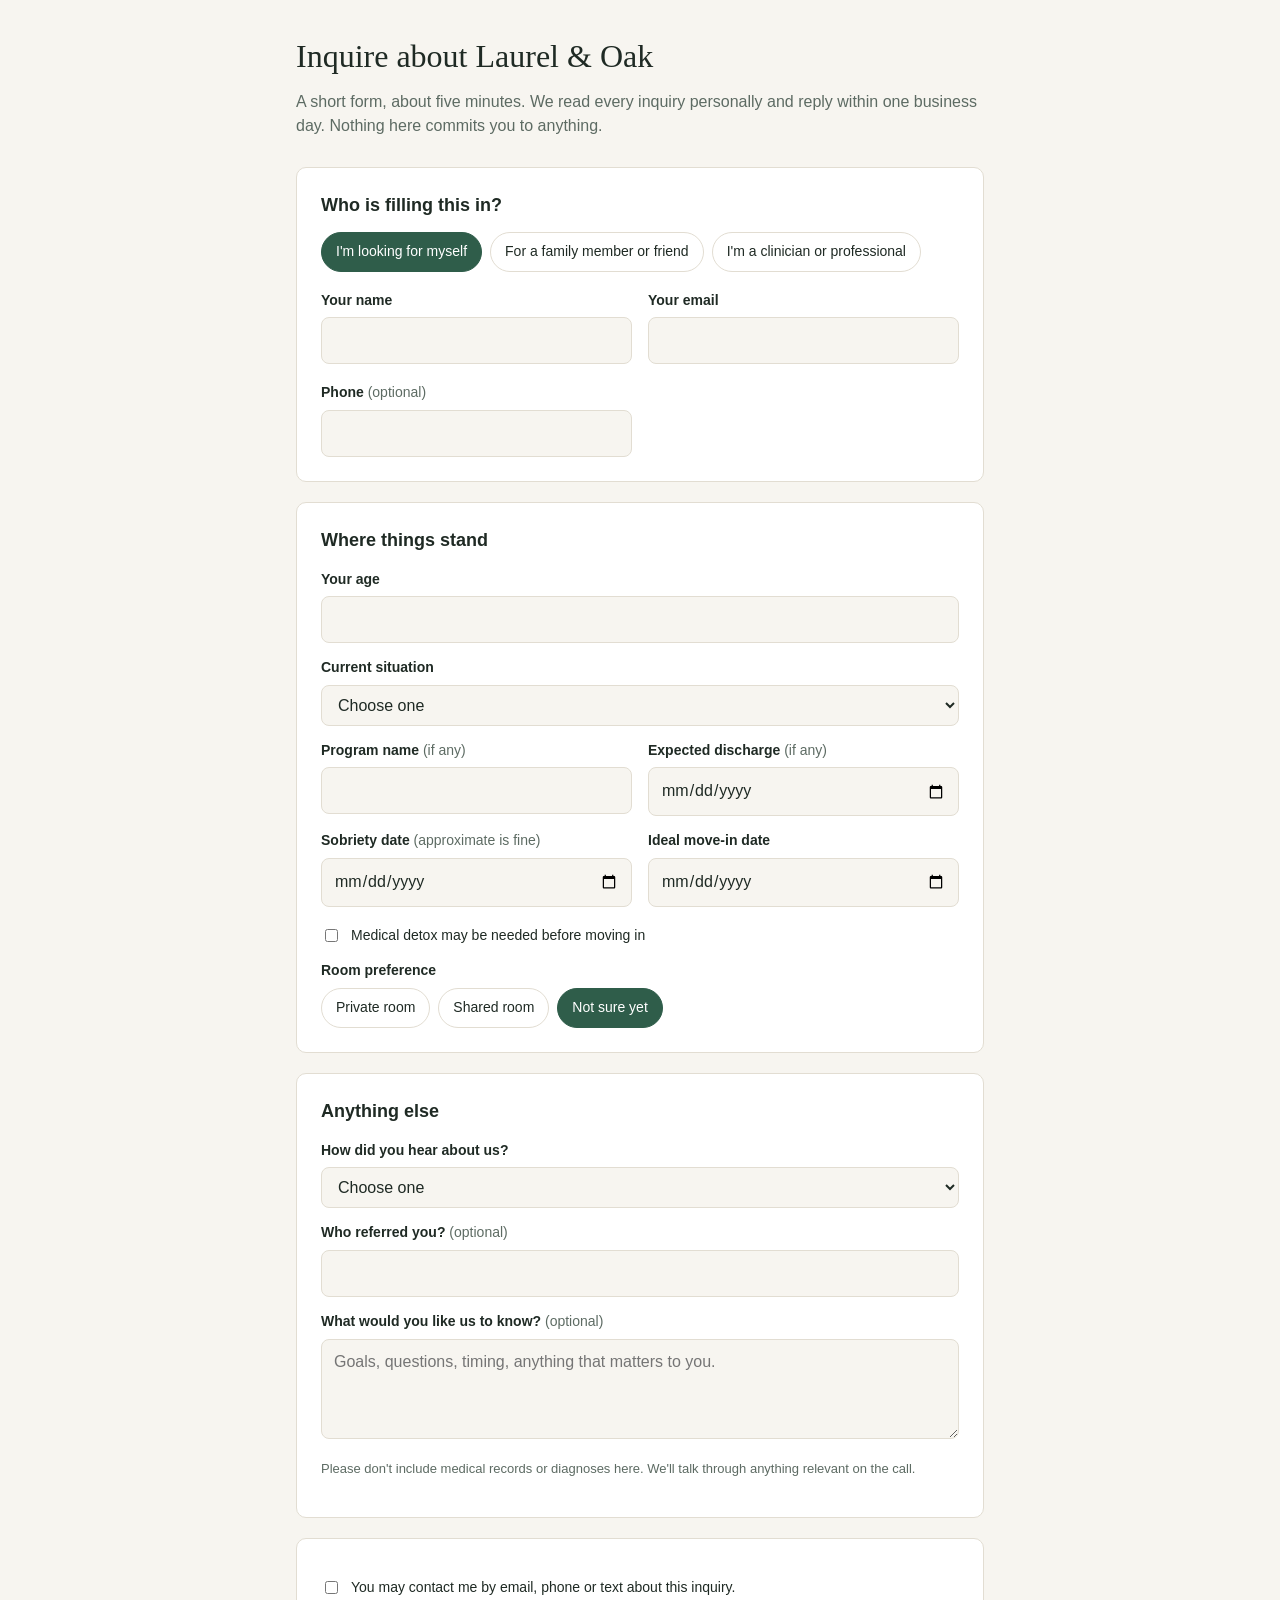
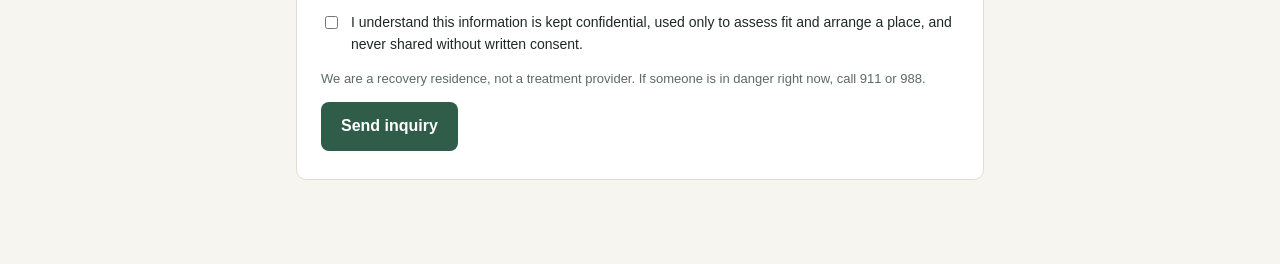
<file: web/apply.html>
<!doctype html>
<html lang="en">
<head>
<meta charset="utf-8">
<meta name="viewport" content="width=device-width, initial-scale=1">
<title>Inquire about a place</title>
<link rel="stylesheet" href="style.css">
<script src="config.js"></script>
</head>
<body>
<div class="wrap">
  <h1 id="title">Inquire about a place</h1>
  <p class="lead">A short form, about five minutes. We read every inquiry personally and reply within one business day. Nothing here commits you to anything.</p>

  <form id="form" novalidate>
    <input class="hp" type="text" name="website" tabindex="-1" autocomplete="off" aria-hidden="true">

    <div class="card">
      <h2>Who is filling this in?</h2>
      <div class="choices" role="radiogroup">
        <label><input type="radio" name="submitted_by" value="self" checked> I'm looking for myself</label>
        <label><input type="radio" name="submitted_by" value="family"> For a family member or friend</label>
        <label><input type="radio" name="submitted_by" value="professional"> I'm a clinician or professional</label>
      </div>
      <div class="err" data-err="submitted_by"></div>

      <div class="row">
        <div><label for="contact_name">Your name</label><input id="contact_name" name="contact_name" autocomplete="name" required><div class="err" data-err="contact_name"></div></div>
        <div><label for="contact_email">Your email</label><input id="contact_email" name="contact_email" type="email" autocomplete="email" required><div class="err" data-err="contact_email"></div></div>
      </div>
      <div class="row">
        <div><label for="contact_phone">Phone <span class="hint">(optional)</span></label><input id="contact_phone" name="contact_phone" type="tel" autocomplete="tel"></div>
        <div data-show="family"><label for="contact_relationship">Relationship to them</label><input id="contact_relationship" name="contact_relationship" placeholder="Parent, spouse, sibling..."></div>
        <div data-show="professional"><label for="contact_organization">Program or practice</label><input id="contact_organization" name="contact_organization"></div>
      </div>
    </div>

    <div class="card" data-show="family professional">
      <h2>About the person who would live here</h2>
      <div class="row">
        <div><label for="applicant_name">Their name</label><input id="applicant_name" name="applicant_name"><div class="err" data-err="applicant_name"></div></div>
        <div><label for="applicant_age">Age</label><input id="applicant_age" name="applicant_age" type="number" min="0" max="120"><div class="err" data-err="applicant_age"></div></div>
      </div>
      <div class="row">
        <div><label for="applicant_email">Their email <span class="hint">(optional)</span></label><input id="applicant_email" name="applicant_email" type="email"><div class="err" data-err="applicant_email"></div></div>
        <div><label for="applicant_phone">Their phone <span class="hint">(optional)</span></label><input id="applicant_phone" name="applicant_phone" type="tel"></div>
      </div>
    </div>

    <div class="card">
      <h2>Where things stand</h2>
      <div data-show="self"><label for="applicant_age_self">Your age</label><input id="applicant_age_self" type="number" min="0" max="120"></div>

      <label for="current_setting">Current situation</label>
      <select id="current_setting" name="current_setting">
        <option value="">Choose one</option>
        <option value="residential_treatment">In residential treatment</option>
        <option value="detox">In detox</option>
        <option value="iop_php">In an outpatient program (IOP or PHP)</option>
        <option value="home">At home</option>
        <option value="other_sober_living">In another sober living home</option>
        <option value="other">Something else</option>
      </select>

      <div class="row">
        <div><label for="treatment_program">Program name <span class="hint">(if any)</span></label><input id="treatment_program" name="treatment_program"></div>
        <div><label for="expected_discharge">Expected discharge <span class="hint">(if any)</span></label><input id="expected_discharge" name="expected_discharge" type="date"></div>
      </div>
      <div class="row">
        <div><label for="sobriety_date">Sobriety date <span class="hint">(approximate is fine)</span></label><input id="sobriety_date" name="sobriety_date" type="date"><div class="err" data-err="sobriety_date"></div></div>
        <div><label for="desired_move_in">Ideal move-in date</label><input id="desired_move_in" name="desired_move_in" type="date"></div>
      </div>
      <label class="check"><input type="checkbox" name="needs_medical_detox" value="true"> Medical detox may be needed before moving in</label>

      <label>Room preference</label>
      <div class="choices">
        <label><input type="radio" name="preferred_room" value="private"> Private room</label>
        <label><input type="radio" name="preferred_room" value="shared"> Shared room</label>
        <label><input type="radio" name="preferred_room" value="" checked> Not sure yet</label>
      </div>
    </div>

    <div class="card">
      <h2>Anything else</h2>
      <label for="heard_about_us">How did you hear about us?</label>
      <select id="heard_about_us" name="heard_about_us">
        <option value="">Choose one</option>
        <option value="treatment_program">A treatment program</option>
        <option value="clinician">A therapist, psychiatrist or doctor</option>
        <option value="attorney">An attorney</option>
        <option value="monitoring_program">A professional monitoring program</option>
        <option value="alumni">A current or former resident</option>
        <option value="family_friend">Family or a friend</option>
        <option value="search">Search or online</option>
        <option value="other">Other</option>
      </select>
      <label for="heard_about_us_detail">Who referred you? <span class="hint">(optional)</span></label>
      <input id="heard_about_us_detail" name="heard_about_us_detail">

      <label for="message">What would you like us to know? <span class="hint">(optional)</span></label>
      <textarea id="message" name="message" placeholder="Goals, questions, timing, anything that matters to you."></textarea>
      <p class="small">Please don't include medical records or diagnoses here. We'll talk through anything relevant on the call.</p>
    </div>

    <div class="card">
      <label class="check"><input type="checkbox" name="consent_contact" value="true"> You may contact me by email, phone or text about this inquiry.</label>
      <div class="err" data-err="consent_contact"></div>
      <label class="check"><input type="checkbox" name="consent_privacy" value="true"> I understand this information is kept confidential, used only to assess fit and arrange a place, and never shared without written consent.</label>
      <div class="err" data-err="consent_privacy"></div>
      <p class="small">We are a recovery residence, not a treatment provider. If someone is in danger right now, call 911 or 988.</p>
      <button type="submit" id="submit">Send inquiry</button>
      <div class="err" id="form-error"></div>
    </div>
  </form>

  <div id="done" class="card hidden">
    <h2>Thank you. We've got it.</h2>
    <p>We'll be in touch within one business day to set up a short call. A confirmation is on its way to your inbox.</p>
  </div>
</div>

<script>
const cfg = window.APP_CONFIG;
document.getElementById("title").textContent = `Inquire about ${cfg.HOUSE_NAME}`;
document.title = `Inquire about ${cfg.HOUSE_NAME}`;

const form = document.getElementById("form");
function applyWho() {
  const who = form.submitted_by.value;
  document.querySelectorAll("[data-show]").forEach(el => {
    el.classList.toggle("hidden", !el.dataset.show.split(" ").includes(who));
  });
}
form.addEventListener("change", e => { if (e.target.name === "submitted_by") applyWho(); });
applyWho();

form.addEventListener("submit", async e => {
  e.preventDefault();
  document.querySelectorAll("[data-err]").forEach(el => el.textContent = "");
  document.getElementById("form-error").textContent = "";
  const fd = new FormData(form);
  const body = Object.fromEntries(fd.entries());
  body.consent_contact = fd.has("consent_contact");
  body.consent_privacy = fd.has("consent_privacy");
  body.needs_medical_detox = fd.has("needs_medical_detox");
  if (body.submitted_by === "self") body.applicant_age = document.getElementById("applicant_age_self").value;

  const btn = document.getElementById("submit");
  btn.disabled = true; btn.textContent = "Sending...";
  try {
    const res = await fetch(`${cfg.SUPABASE_URL}/functions/v1/intake`, {
      method: "POST",
      headers: { "Content-Type": "application/json", apikey: cfg.SUPABASE_ANON_KEY },
      body: JSON.stringify(body),
    });
    const out = await res.json();
    if (res.ok && out.ok) {
      form.classList.add("hidden");
      document.getElementById("done").classList.remove("hidden");
      window.scrollTo(0, 0);
      return;
    }
    if (out.errors) {
      for (const [k, v] of Object.entries(out.errors)) {
        const el = document.querySelector(`[data-err="${k}"]`);
        if (el) el.textContent = v;
      }
      document.getElementById("form-error").textContent = "Please check the highlighted fields.";
    } else {
      document.getElementById("form-error").textContent = out.error || "Something went wrong. Please try again.";
    }
  } catch {
    document.getElementById("form-error").textContent = "Couldn't reach us. Check your connection and try again.";
  } finally {
    btn.disabled = false; btn.textContent = "Send inquiry";
  }
});
</script>
</body>
</html>
</file>
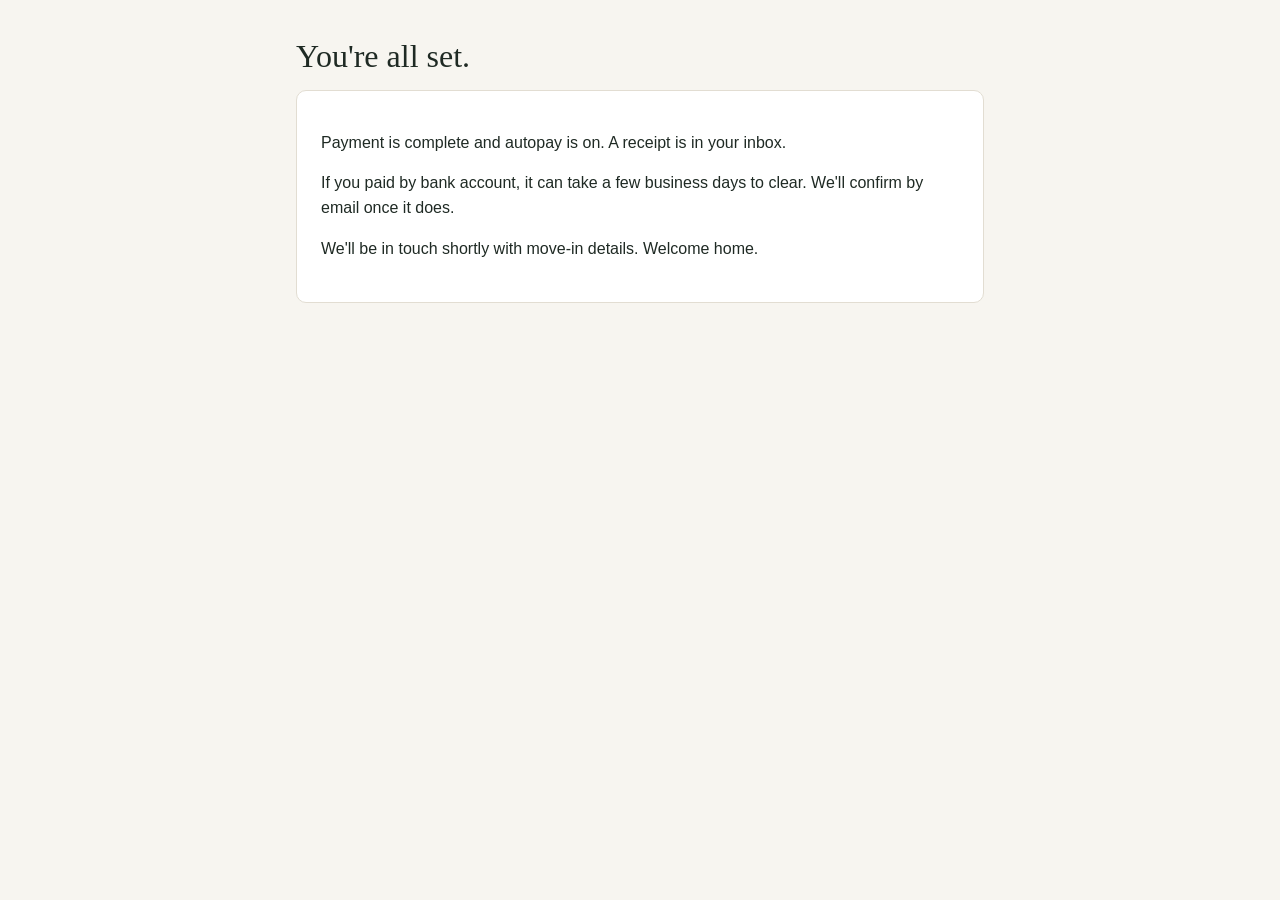
<file: web/welcome.html>
<!doctype html>
<html lang="en">
<head>
<meta charset="utf-8">
<meta name="viewport" content="width=device-width, initial-scale=1">
<title>Welcome</title>
<link rel="stylesheet" href="style.css">
<script src="config.js"></script>
</head>
<body>
<div class="wrap">
  <h1>You're all set.</h1>
  <div class="card">
    <p>Payment is complete and autopay is on. A receipt is in your inbox.</p>
    <p>If you paid by bank account, it can take a few business days to clear. We'll confirm by email once it does.</p>
    <p>We'll be in touch shortly with move-in details. Welcome home.</p>
  </div>
</div>
</body>
</html>
</file>
<file: web/style.css>
:root {
  --bg: #f7f5f0;
  --card: #ffffff;
  --ink: #1f2a24;
  --muted: #5d6b63;
  --line: #e2ddd2;
  --accent: #2f5d4a;
  --accent-ink: #ffffff;
  --warn: #9a5b13;
  --warn-bg: #fbf1e3;
  --err: #a23b2a;
  --radius: 10px;
}
@media (prefers-color-scheme: dark) {
  :root {
    --bg: #141815; --card: #1c211e; --ink: #e8ece9; --muted: #9aa8a0;
    --line: #2d3530; --accent: #7fb59b; --accent-ink: #0f1411; --warn: #e6b56f; --warn-bg: #2b2418; --err: #ef8c7a;
  }
}
* { box-sizing: border-box; }
body {
  margin: 0; background: var(--bg); color: var(--ink);
  font: 16px/1.55 -apple-system, BlinkMacSystemFont, "Segoe UI", Inter, Roboto, sans-serif;
}
.wrap { max-width: 720px; margin: 0 auto; padding: 32px 16px 64px; }
.wide { max-width: 1180px; }
h1 { font-family: Georgia, "Times New Roman", serif; font-weight: 500; font-size: 32px; margin: 0 0 8px; }
h2 { font-size: 18px; margin: 0 0 12px; }
p.lead { color: var(--muted); margin: 0 0 28px; }
.card { background: var(--card); border: 1px solid var(--line); border-radius: var(--radius); padding: 24px; margin-bottom: 20px; }
label { display: block; font-weight: 600; font-size: 14px; margin: 14px 0 6px; }
.hint { font-weight: 400; color: var(--muted); }
input, select, textarea {
  width: 100%; padding: 10px 12px; font: inherit; color: var(--ink); background: var(--bg);
  border: 1px solid var(--line); border-radius: 8px;
}
textarea { min-height: 100px; resize: vertical; }
.row { display: grid; grid-template-columns: 1fr 1fr; gap: 0 16px; }
@media (max-width: 560px) { .row { grid-template-columns: 1fr; } }
.choices { display: flex; flex-wrap: wrap; gap: 8px; }
.choices label { font-weight: 500; margin: 0; padding: 8px 14px; border: 1px solid var(--line); border-radius: 999px; cursor: pointer; }
.choices input { display: none; }
.choices label:has(input:checked) { background: var(--accent); color: var(--accent-ink); border-color: var(--accent); }
.check { display: flex; gap: 10px; align-items: flex-start; font-weight: 400; }
.check input { width: auto; margin-top: 4px; }
button {
  font: inherit; font-weight: 600; padding: 12px 20px; border-radius: 8px; border: 0;
  background: var(--accent); color: var(--accent-ink); cursor: pointer;
}
button.ghost { background: transparent; color: var(--ink); border: 1px solid var(--line); }
button:disabled { opacity: .6; cursor: default; }
.err { color: var(--err); font-size: 14px; margin-top: 4px; }
.hidden { display: none !important; }
.hp { position: absolute; left: -9999px; }
.small { font-size: 13px; color: var(--muted); }
.flag { display: inline-block; background: var(--warn-bg); color: var(--warn); border-radius: 6px; padding: 2px 8px; font-size: 12px; margin: 2px 4px 2px 0; }
.pill { display: inline-block; border: 1px solid var(--line); border-radius: 999px; padding: 1px 10px; font-size: 12px; }
table { width: 100%; border-collapse: collapse; }
th, td { text-align: left; padding: 10px 8px; border-bottom: 1px solid var(--line); vertical-align: top; font-size: 14px; }
th { color: var(--muted); font-weight: 600; }
tr.clickable { cursor: pointer; }
tr.clickable:hover td { background: var(--bg); }
.grid2 { display: grid; grid-template-columns: 1.4fr 1fr; gap: 20px; }
@media (max-width: 900px) { .grid2 { grid-template-columns: 1fr; } }
.stats { display: flex; gap: 12px; flex-wrap: wrap; margin-bottom: 20px; }
.stat { background: var(--card); border: 1px solid var(--line); border-radius: var(--radius); padding: 12px 16px; min-width: 120px; }
.stat b { display: block; font-size: 22px; }
dl { display: grid; grid-template-columns: 150px 1fr; gap: 6px 12px; margin: 0; font-size: 14px; }
dt { color: var(--muted); }
dd { margin: 0; overflow-wrap: anywhere; }
.timeline { font-size: 13px; color: var(--muted); padding-left: 16px; }
.toolbar { display: flex; gap: 8px; flex-wrap: wrap; align-items: center; }
</file>
